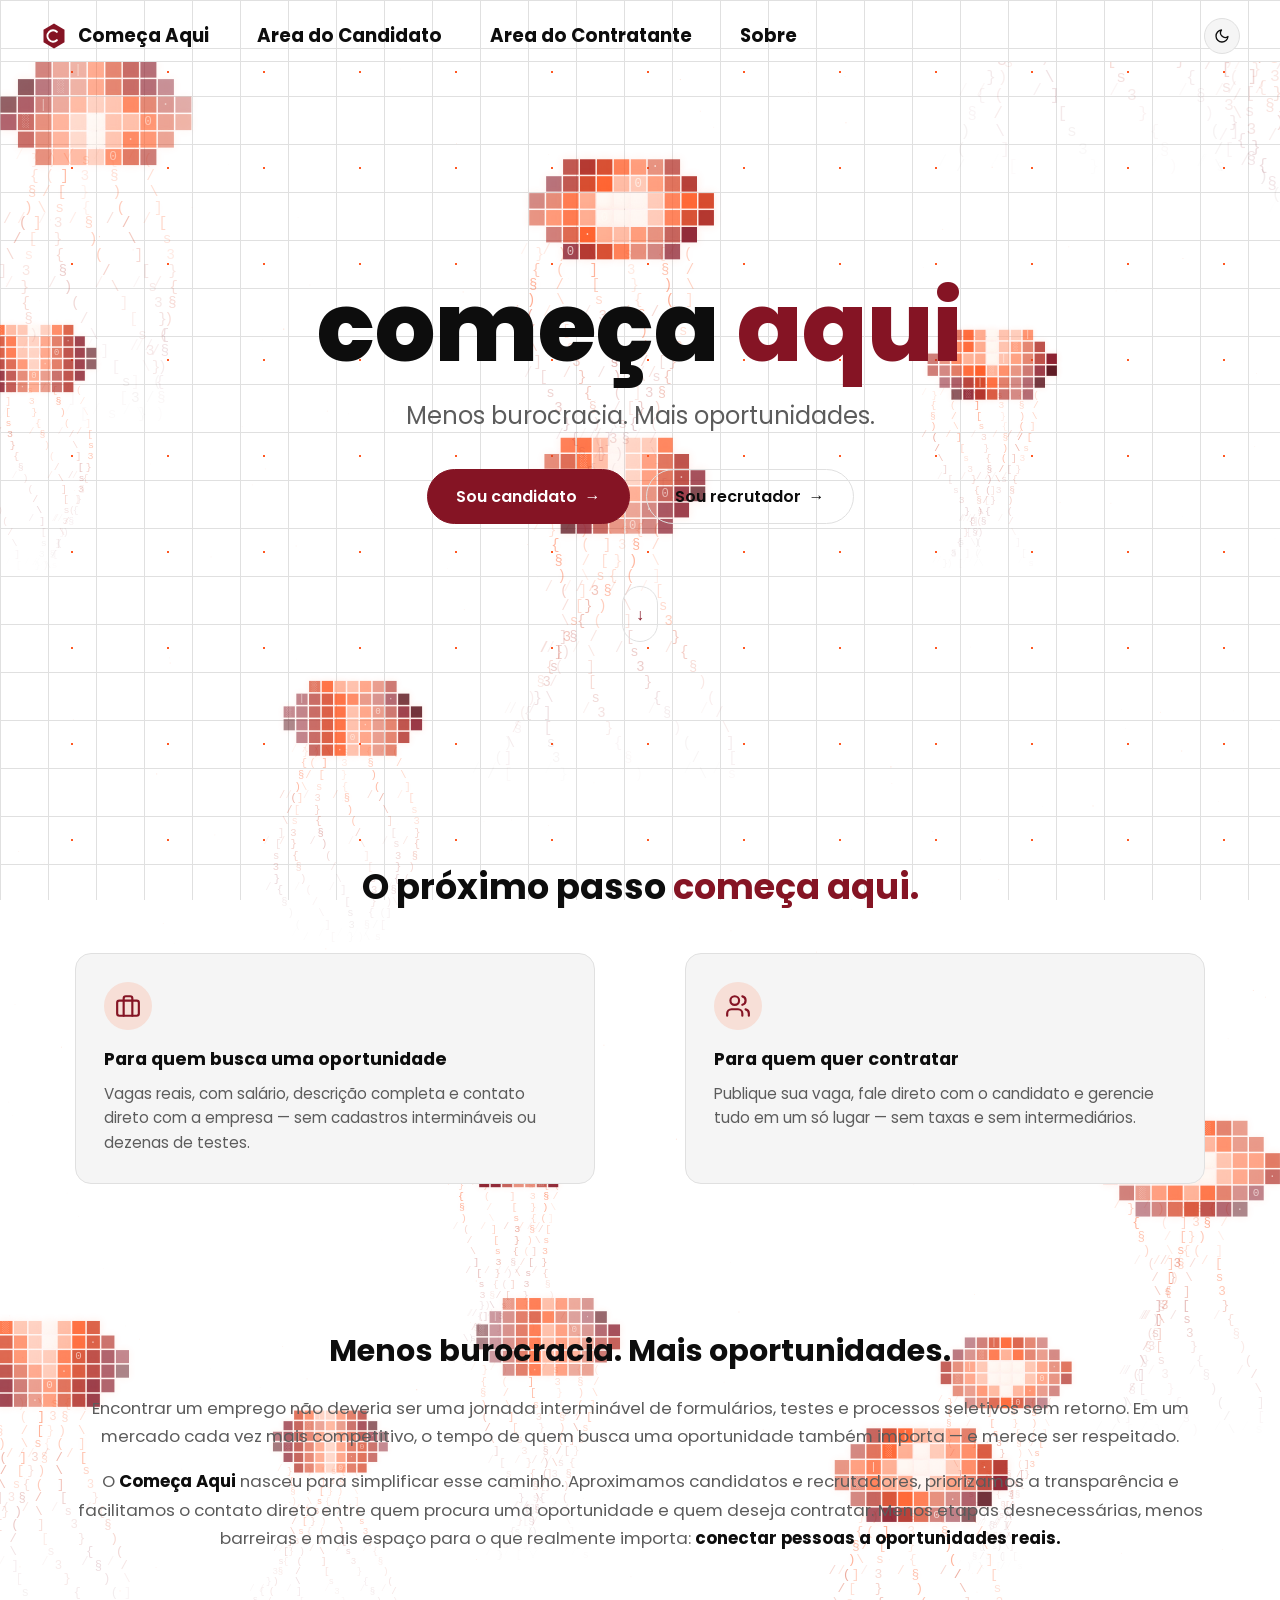
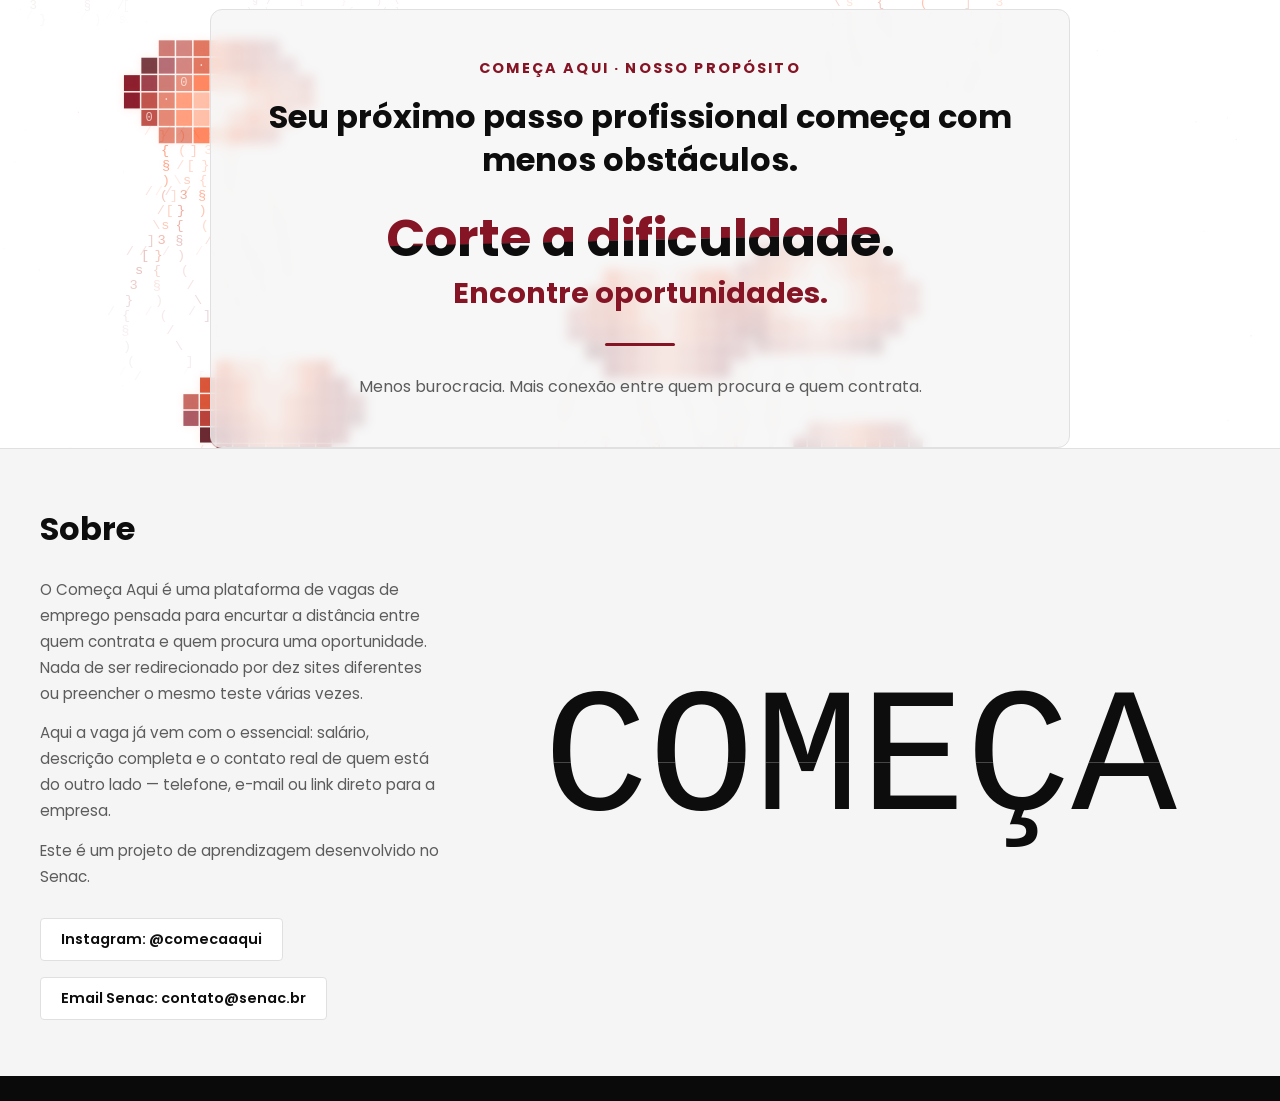
<file: index.html>
<!DOCTYPE html>
<html lang="pt-br">
  <head>
    <meta charset="UTF-8" />
    <meta name="viewport" content="width=device-width, initial-scale=1.0" />
    <meta http-equiv="refresh" content="1.5; url=View/index.html" />
    <title>Começa Aqui</title>
    <script>
      (function () {
        var tema = localStorage.getItem("tema");
        if (tema === "dark") {
          document.documentElement.setAttribute("data-theme", "dark");
        }
      })();
    </script>
    <link rel="preconnect" href="https://fonts.googleapis.com" />
    <link rel="preconnect" href="https://fonts.gstatic.com" crossorigin />
    <link
      href="https://fonts.googleapis.com/css2?family=Poppins:wght@400;700;800&display=swap"
      rel="stylesheet" />
    <link rel="stylesheet" href="View/style.css" />
    <style>
      body {
        min-height: 100vh;
        display: flex;
        align-items: center;
        justify-content: center;
        text-align: center;
        padding: 24px;
      }

      .splash-conteudo {
        display: flex;
        flex-direction: column;
        align-items: center;
      }

      .splash-logo-icone {
        color: var(--cor-principal);
        margin-bottom: 24px;
      }
    </style>
    <script>
      setTimeout(function () {
        window.location.replace("View/index.html");
      }, 1500);
    </script>
  </head>
  <body class="pagina-inicial">
    <div class="splash-conteudo">
      <svg class="splash-logo-icone" viewBox="0 0 40 40" width="56" height="56" aria-hidden="true">
        <path d="M20 2 L35 11 L35 29 L20 38 L5 29 L5 11 Z" fill="currentColor" />
        <path d="M24 14a8 8 0 1 0 0 12" stroke="var(--home-bg)" stroke-width="3" fill="none" stroke-linecap="round" />
      </svg>
      <h1 class="hero-titulo">começa <span class="hero-titulo-destaque">aqui</span></h1>
    </div>
  </body>
</html>
</file>
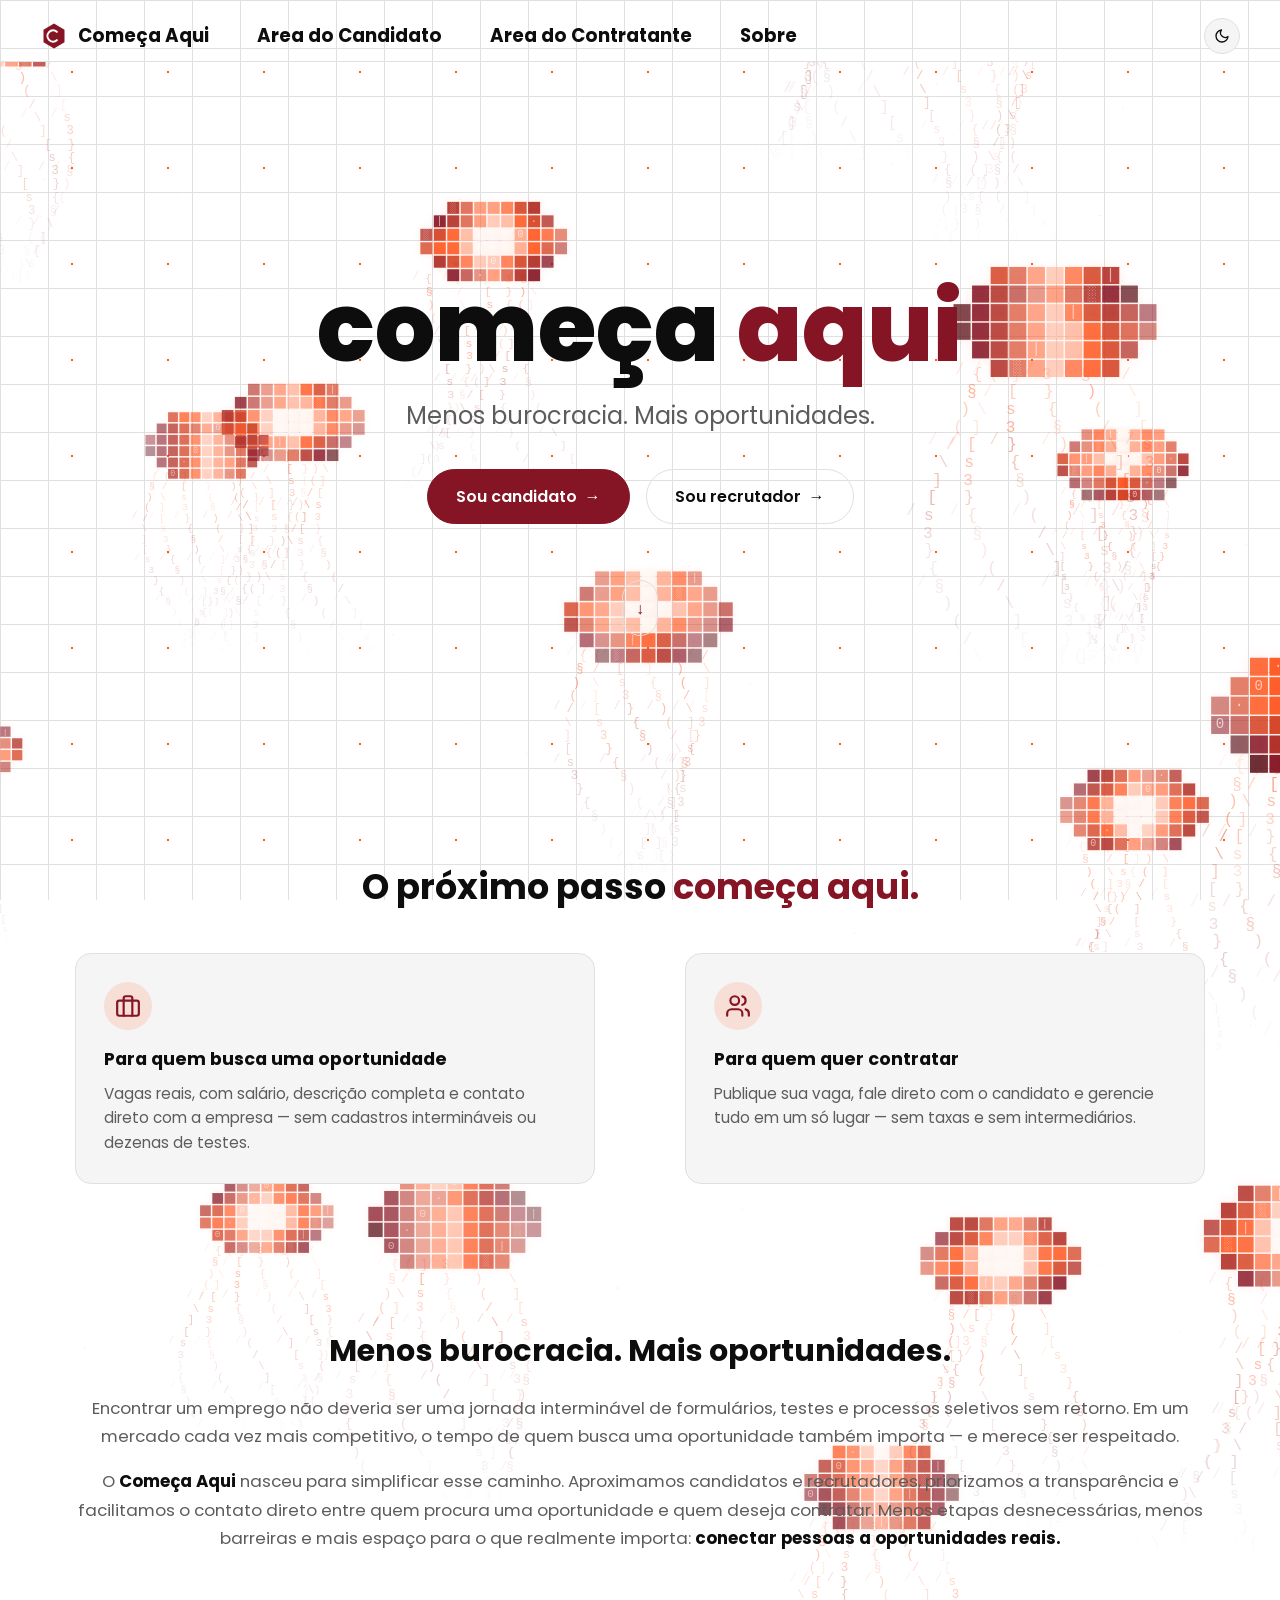
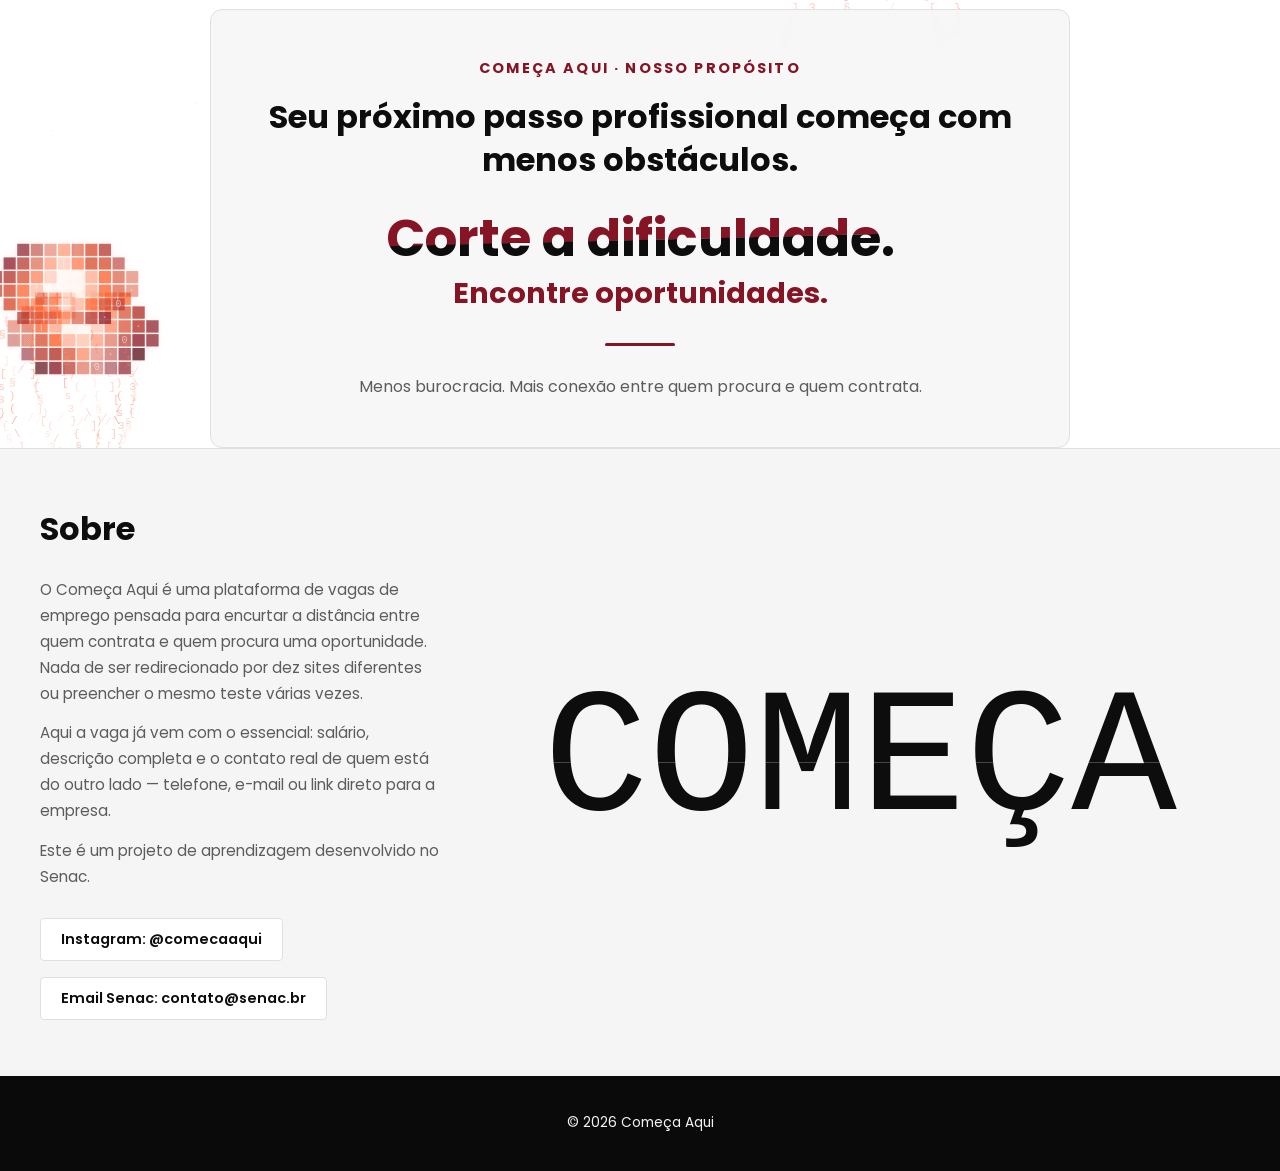
<file: View/index.html>
<!DOCTYPE html>
<html lang="pt-br">
  <head>
    <meta charset="UTF-8" />
    <meta name="viewport" content="width=device-width, initial-scale=1.0" />
    <title>Começa Aqui</title>
    <script>
      (function () {
        var tema = localStorage.getItem("tema");
        if (tema === "dark") {
          document.documentElement.setAttribute("data-theme", "dark");
        }
      })();
    </script>
    <link rel="preconnect" href="https://fonts.googleapis.com" />
    <link rel="preconnect" href="https://fonts.gstatic.com" crossorigin />
    <link
      href="https://fonts.googleapis.com/css2?family=Caveat:wght@600;700&family=Euphoria+Script&family=Playfair+Display:ital@1&family=Poppins:wght@400;500;600;700;800&display=swap"
      rel="stylesheet" />
    <link rel="stylesheet" href="style.css" />
  </head>
  <body class="pagina-inicial">
    <header class="navbar">
      <div class="navbar-esquerda">
        <a href="index.html" class="logo">
          <svg class="logo-icone" viewBox="0 0 40 40" width="28" height="28" aria-hidden="true">
            <path d="M20 2 L35 11 L35 29 L20 38 L5 29 L5 11 Z" fill="currentColor" />
            <path d="M24 14a8 8 0 1 0 0 12" stroke="var(--home-bg)" stroke-width="3" fill="none" stroke-linecap="round" />
          </svg>
          Começa Aqui
        </a>
        <nav class="nav-links">
          <a href="vagas.html">Area do Candidato</a>
          <a href="contratante-login.html">Area do Contratante</a>
          <a href="#sobre" class="nav-sobre">Sobre</a>
        </nav>
      </div>
      <div class="navbar-direita">
        <button type="button" id="tema-toggle" class="tema-toggle" aria-label="Alternar tema claro/escuro"></button>
        <button type="button" id="menu-toggle" class="menu-toggle" aria-label="Abrir menu" aria-expanded="false">
          <svg class="icone-menu-abrir" viewBox="0 0 24 24" width="20" height="20" fill="none" stroke="currentColor" stroke-width="2" stroke-linecap="round" aria-hidden="true">
            <line x1="3" y1="6" x2="21" y2="6"></line>
            <line x1="3" y1="12" x2="21" y2="12"></line>
            <line x1="3" y1="18" x2="21" y2="18"></line>
          </svg>
          <svg class="icone-menu-fechar" viewBox="0 0 24 24" width="20" height="20" fill="none" stroke="currentColor" stroke-width="2" stroke-linecap="round" aria-hidden="true">
            <line x1="18" y1="6" x2="6" y2="18"></line>
            <line x1="6" y1="6" x2="18" y2="18"></line>
          </svg>
        </button>
      </div>
    </header>

    <main>
      <div class="zona-agua-viva">
        <canvas id="agua-viva" class="agua-viva" aria-hidden="true"></canvas>

        <section class="hero">
        <div class="hero-conteudo">
          <h1 class="hero-titulo">começa <span class="hero-titulo-destaque">aqui</span></h1>
          <p class="hero-subtitulo">Menos burocracia. Mais oportunidades.</p>

          <div class="hero-botoes">
            <a href="vagas.html" class="btn-pill btn-pill-cheio">
              Sou candidato <span class="seta" aria-hidden="true">→</span>
            </a>
            <a href="contratante-login.html" class="btn-pill btn-pill-contorno">
              Sou recrutador <span class="seta" aria-hidden="true">→</span>
            </a>
          </div>
        </div>

        <a href="#proximo-passo" class="scroll-indicador" aria-label="Rolar para baixo">
          <span aria-hidden="true">↓</span>
        </a>
      </section>

      <section id="proximo-passo" class="proximo-passo">
        <h2 class="proximo-passo-titulo">
          O próximo passo <span class="texto-destaque">começa aqui.</span>
        </h2>

        <div class="proximo-passo-grid">
          <a href="vagas.html" class="proximo-passo-card">
            <div class="card-icone">
              <svg viewBox="0 0 24 24" width="26" height="26" fill="none" stroke="currentColor" stroke-width="2" stroke-linecap="round" stroke-linejoin="round" aria-hidden="true">
                <rect x="2" y="7" width="20" height="14" rx="2"></rect>
                <path d="M16 21V5a2 2 0 0 0-2-2h-4a2 2 0 0 0-2 2v16"></path>
              </svg>
            </div>
            <h3>Para quem busca uma oportunidade</h3>
            <p>
              Vagas reais, com salário, descrição completa e contato direto com
              a empresa — sem cadastros intermináveis ou dezenas de testes.
            </p>
          </a>

          <a href="contratante-login.html" class="proximo-passo-card">
            <div class="card-icone">
              <svg viewBox="0 0 24 24" width="26" height="26" fill="none" stroke="currentColor" stroke-width="2" stroke-linecap="round" stroke-linejoin="round" aria-hidden="true">
                <path d="M16 21v-2a4 4 0 0 0-4-4H6a4 4 0 0 0-4 4v2"></path>
                <circle cx="9" cy="7" r="4"></circle>
                <path d="M22 21v-2a4 4 0 0 0-3-3.87"></path>
                <path d="M16 3.13a4 4 0 0 1 0 7.75"></path>
              </svg>
            </div>
            <h3>Para quem quer contratar</h3>
            <p>
              Publique sua vaga, fale direto com o candidato e gerencie tudo em
              um só lugar — sem taxas e sem intermediários.
            </p>
          </a>
        </div>
      </section>

      <section class="hero-destaque">
        <div class="hero-texto-institucional">
          <h3 class="texto-institucional-titulo">Menos burocracia. Mais oportunidades.</h3>
          <p class="texto-institucional-paragrafo">
            Encontrar um emprego não deveria ser uma jornada interminável de
            formulários, testes e processos seletivos sem retorno. Em um
            mercado cada vez mais competitivo, o tempo de quem busca uma
            oportunidade também importa — e merece ser respeitado.
          </p>
          <p class="texto-institucional-paragrafo">
            O <strong>Começa Aqui</strong> nasceu para simplificar esse
            caminho. Aproximamos candidatos e recrutadores, priorizamos a
            transparência e facilitamos o contato direto entre quem procura
            uma oportunidade e quem deseja contratar. Menos etapas
            desnecessárias, menos barreiras e mais espaço para o que
            realmente importa:
            <strong>conectar pessoas a oportunidades reais.</strong>
          </p>
        </div>

        <div class="hero-institucional">
          <p class="institucional-eyebrow">Começa Aqui &middot; Nosso Propósito</p>
          <h3 class="institucional-titulo">
            Seu próximo passo profissional começa com menos obstáculos.
          </h3>
          <p class="institucional-corte">
            <span class="corte-link" tabindex="0">
              <span class="corte-link-cima" aria-hidden="true">Corte a dificuldade.</span>
              <span class="corte-link-baixo">Corte a dificuldade.</span>
            </span>
          </p>
          <p class="institucional-encontre">Encontre oportunidades.</p>
          <div class="institucional-divisor"></div>
          <p class="institucional-fechamento">
            Menos burocracia. Mais conexão entre quem procura e quem contrata.
          </p>
        </div>
        </section>
      </div>

      <section id="sobre" class="sobre">
        <div class="sobre-conteudo">
          <h2 class="sobre-title">Sobre</h2>
          <div class="sobre-text">
            <p>
              O Começa Aqui é uma plataforma de vagas de emprego pensada para
              encurtar a distância entre quem contrata e quem procura uma
              oportunidade. Nada de ser redirecionado por dez sites diferentes ou
              preencher o mesmo teste várias vezes.
            </p>
            <p>
              Aqui a vaga já vem com o essencial: salário, descrição completa e o
              contato real de quem está do outro lado — telefone, e-mail ou link
              direto para a empresa.
            </p>
            <p>
              Este é um projeto de aprendizagem desenvolvido no Senac.
            </p>
          </div>

          <div class="sobre-contato">
            <span class="sobre-contato-item">Instagram: @comecaaqui</span>
            <span class="sobre-contato-item">Email Senac: contato@senac.br</span>
          </div>
        </div>

        <div class="sobre-assinatura">
          <span class="assinatura-texto">
            Começa
            <span class="assinatura-metade-cima" aria-hidden="true">Começa</span>
            <span class="assinatura-metade-baixo" aria-hidden="true">Começa</span>
            <span class="assinatura-faixa" aria-hidden="true">Aqui e Agora</span>
          </span>
        </div>
      </section>
    </main>

    <footer class="footer">
      <p>&copy; 2026 Começa Aqui</p>
    </footer>

    <script src="../Controller/controller.js"></script>
  </body>
</html>
</file>
<file: View/style.css>
:root {
  --gold: #851424;
  --gold-dark: #5e0e19;
  --bg-light: #ffffff;
  --bg-dark: #0a0a0a;
  --text-dark: #0d0d0d;
  --text-light: #f5f4f1;
  --text-muted: #5c5c5c;
  --border-light: #e0e0e0;
  --box-bg: #f5f5f5;
  --card-bg: #ffffff;
  --text-on-gold: #ffffff;
  --cor-sucesso: #2e7d32;
  --cor-erro: #b23a3a;
  --cor-erro-borda: #e3c2c2;

  --cor-principal: #851424;
  --cor-principal-escura: #5e0e19;
  --cor-destaque: #ff5822;
  --cor-destaque-translucido: rgba(255, 88, 34, 0.145);

  --font-script: "Euphoria Script", cursive;
  --font-hand: "Caveat", cursive;
  --font-serif: "Playfair Display", serif;
  --font-sans: "Poppins", sans-serif;
}

:root[data-theme="dark"] {
  --bg-light: #0a0a0a;
  --card-bg: #141414;
  --box-bg: #1c1c1c;
  --border-light: #262626;
  --text-dark: #f5f5f5;
  --text-muted: #a3a3a3;
  --cor-sucesso: #7fd188;
  --cor-erro: #e68a8a;
  --cor-erro-borda: #5c3a3a;
}

* {
  box-sizing: border-box;
}

::-webkit-scrollbar {
  width: 3px;
  height: 3px;
  margin-left: 2px;
}

::-webkit-scrollbar-track {
  background-color: var(--bg-light);
}

::-webkit-scrollbar-thumb {
  background-color: var(--gold);
  border-radius: 8px;
}

::-webkit-scrollbar-thumb:hover {
  background-color: var(--gold-dark);
}

body {
  margin: 0;
  background-color: var(--bg-light);
  color: var(--text-dark);
  font-family: var(--font-sans);
  transition: background-color 0.2s ease, color 0.2s ease;
}

.pagina-inicial {
  --s: 14px;
  --hex-linha: var(--card-bg);
  --hex-fundo: var(--bg-light);

  --c: #0000, var(--hex-linha) 0.5deg 119.5deg, #0000 120deg;
  --g1: conic-gradient(from 60deg at 56.25% calc(425% / 6), var(--c));
  --g2: conic-gradient(from 180deg at 43.75% calc(425% / 6), var(--c));
  --g3: conic-gradient(from -60deg at 50% calc(175% / 12), var(--c));
  background: var(--g1), var(--g1) var(--s) calc(1.73 * var(--s)), var(--g2),
    var(--g2) var(--s) calc(1.73 * var(--s)), var(--g3) var(--s) 0,
    var(--g3) 0 calc(1.73 * var(--s)) var(--hex-fundo);
  background-size: calc(2 * var(--s)) calc(3.46 * var(--s));
}

a {
  text-decoration: none;
  color: inherit;
}

ul {
  margin: 0;
  padding: 0;
  list-style: none;
}

/* Navbar */

.navbar {
  position: relative;
  background-color: var(--card-bg);
  display: flex;
  align-items: center;
  justify-content: space-between;
  padding: 10px 40px;
  padding-bottom: 0px;
  border-bottom: 3px solid var(--bg-dark);
}

.navbar-esquerda {
  display: flex;
  align-items: center;
  gap: 48px;
}

.navbar-esquerda .logo {
  font-family: var(--font-script);
  font-size: 2.1rem;
  font-weight: 700;
  color: var(--text-dark);
}

.nav-links {
  display: flex;
  gap: 48px;
}

.nav-links a {
  font-size: 1.25rem;
  font-weight: 700;
  color: var(--text-dark);
  padding-top: 10px;
  padding-bottom: 10px;
  border-top: 2px solid transparent;
  border-bottom: 2px solid transparent;
  transition: border-color 0.2s ease;
}

.nav-links a:hover,
.nav-links a.active {
  border-bottom-color: var(--gold);
}

.nav-sobre {
  font-size: 1.25rem;
  font-weight: 700;
}

.navbar-direita {
  display: flex;
  align-items: center;
  gap: 20px;
}

.tema-toggle {
  display: inline-flex;
  align-items: center;
  justify-content: center;
  width: 36px;
  height: 36px;
  border-radius: 50%;
  border: 1px solid var(--border-light);
  background-color: var(--box-bg);
  color: var(--text-dark);
  font-size: 1.1rem;
  line-height: 1;
  cursor: pointer;
  transition: border-color 0.2s ease, background-color 0.2s ease;
}

.tema-toggle:hover {
  border-color: var(--gold);
}

.menu-toggle {
  display: none;
  align-items: center;
  justify-content: center;
  width: 36px;
  height: 36px;
  border-radius: 50%;
  border: 1px solid var(--border-light);
  background-color: var(--box-bg);
  color: var(--text-dark);
  cursor: pointer;
  transition: border-color 0.2s ease, background-color 0.2s ease;
}

.menu-toggle:hover {
  border-color: var(--gold);
}

.icone-menu-fechar {
  display: none;
}

.menu-toggle[aria-expanded="true"] .icone-menu-abrir {
  display: none;
}

.menu-toggle[aria-expanded="true"] .icone-menu-fechar {
  display: block;
}

/* Redesign da home: paleta e componentes novos, isolados em .pagina-inicial
   para não afetar o restante do site enquanto o redesign não chega lá */

.pagina-inicial {
  --cor-principal: #851424;
  --cor-principal-escura: #5e0e19;
  --cor-destaque: #ff5822;
  --cor-destaque-translucido: rgba(255, 88, 34, 0.145);
  --home-bg: #ffffff;
  --home-superficie: #f5f5f5;
  --home-texto: #0d0d0d;
  --home-texto-muted: #5c5c5c;
  --home-borda: #e0e0e0;
}

:root[data-theme="dark"] .pagina-inicial {
  --home-bg: #0a0a0a;
  --home-superficie: #141414;
  --home-texto: #f5f5f5;
  --home-texto-muted: #a3a3a3;
  --home-borda: #262626;
}

.pagina-inicial {
  background: var(--home-bg);
  background-image:
    linear-gradient(var(--home-borda) 1px, transparent 1px),
    linear-gradient(90deg, var(--home-borda) 1px, transparent 1px),
    radial-gradient(var(--cor-destaque) 1.5px, transparent 1.5px);
  background-size: 48px 48px, 48px 48px, 96px 96px;
  background-position: 0 0, 0 0, 24px 24px;
  background-attachment: fixed;
}

.pagina-inicial .navbar {
  background-color: transparent;
  border-bottom: 1px solid var(--home-borda);
}

.pagina-inicial .navbar-esquerda .logo {
  display: inline-flex;
  align-items: center;
  gap: 10px;
  font-family: var(--font-sans);
  font-size: 1.15rem;
  font-weight: 700;
  color: var(--home-texto);
}

.pagina-inicial .logo-icone {
  color: var(--cor-principal);
  flex-shrink: 0;
}

.pagina-inicial .nav-links a,
.pagina-inicial .nav-sobre {
  color: var(--home-texto);
  font-size: 1.15rem;
}

.pagina-inicial .nav-links a:hover,
.pagina-inicial .nav-links a.active {
  border-bottom-color: var(--cor-principal);
}

.pagina-inicial .tema-toggle {
  color: var(--home-texto);
  border-color: var(--home-borda);
  background-color: var(--home-superficie);
}

.pagina-inicial .tema-toggle:hover {
  border-color: var(--cor-principal);
}

.pagina-inicial .menu-toggle {
  color: var(--home-texto);
  border-color: var(--home-borda);
  background-color: var(--home-superficie);
}

.pagina-inicial .menu-toggle:hover {
  border-color: var(--cor-principal);
}

/* Hero (home) */

.zona-agua-viva {
  position: relative;
  overflow: hidden;
}

.hero {
  position: relative;
  min-height: 86vh;
  display: flex;
  flex-direction: column;
  align-items: center;
  justify-content: center;
  text-align: center;
  padding: 72px 24px 56px;
}

.agua-viva {
  position: absolute;
  inset: 0;
  width: 100%;
  height: 100%;
  z-index: 0;
  pointer-events: none;
}

.hero-conteudo {
  position: relative;
  z-index: 1;
}

.hero-titulo {
  margin: 0;
  font-family: var(--font-sans);
  font-size: clamp(2.6rem, 8vw, 6rem);
  font-weight: 800;
  line-height: 1.05;
  color: var(--home-texto);
  text-transform: lowercase;
}

.hero-titulo-destaque {
  color: var(--cor-principal);
}

.hero-subtitulo {
  margin: 20px 0 0;
  font-size: clamp(1.1rem, 2.2vw, 1.5rem);
  color: var(--home-texto-muted);
}

.hero-botoes {
  margin-top: 36px;
  display: flex;
  flex-wrap: wrap;
  gap: 16px;
  justify-content: center;
}

.btn-pill {
  display: inline-flex;
  align-items: center;
  gap: 8px;
  padding: 14px 28px;
  border-radius: 999px;
  font-weight: 600;
  font-size: 1rem;
  transition: transform 0.15s ease, background-color 0.2s ease, color 0.2s ease;
}

.btn-pill .seta {
  transition: transform 0.15s ease;
}

.btn-pill:hover {
  transform: translateY(-2px);
}

.btn-pill:hover .seta {
  transform: translateX(3px);
}

.btn-pill-cheio {
  background-color: var(--cor-principal);
  color: #ffffff;
  border: 1px solid var(--cor-principal);
}

.btn-pill-cheio:hover {
  background-color: var(--cor-principal-escura);
}

.btn-pill-contorno {
  background-color: transparent;
  color: var(--home-texto);
  border: 1px solid var(--home-borda);
}

.btn-pill-contorno:hover {
  border-color: var(--cor-principal);
  color: var(--cor-principal);
}

.scroll-indicador {
  position: relative;
  z-index: 1;
  margin-top: 56px;
  display: inline-flex;
  align-items: center;
  justify-content: center;
  width: 36px;
  height: 56px;
  border-radius: 999px;
  border: 1px solid var(--home-borda);
  color: var(--cor-principal);
  animation: scroll-indicador-flutua 2s ease-in-out infinite;
}

@keyframes scroll-indicador-flutua {
  0%, 100% { transform: translateY(0); }
  50% { transform: translateY(6px); }
}

/* Próximo passo */

.proximo-passo {
  position: relative;
  z-index: 1;
  padding: 24px 24px 80px;
  text-align: center;
}

.proximo-passo-titulo {
  margin: 0 0 40px;
  font-size: clamp(1.6rem, 3vw, 2.2rem);
  font-weight: 700;
  color: var(--home-texto);
}

.texto-destaque {
  color: var(--cor-principal);
}

.proximo-passo-grid {
  display: flex;
  flex-wrap: wrap;
  justify-content: space-evenly;
  gap: 40px;
  max-width: 1700px;
  margin: 0 auto;
}

.proximo-passo-card {
  display: block;
  flex: 1 1 320px;
  max-width: 520px;
  text-align: left;
  padding: 28px;
  background-color: var(--home-superficie);
  border: 1px solid var(--home-borda);
  border-radius: 16px;
  transition: border-color 0.2s ease, transform 0.15s ease;
}

.proximo-passo-card:hover {
  border-color: var(--cor-destaque);
  transform: translateY(-2px);
}

.card-icone {
  display: inline-flex;
  align-items: center;
  justify-content: center;
  width: 48px;
  height: 48px;
  border-radius: 50%;
  margin-bottom: 16px;
  background-color: var(--cor-destaque-translucido);
  color: var(--cor-principal);
  transition: color 0.2s ease;
}

.proximo-passo-card:hover .card-icone {
  color: var(--cor-destaque);
}

.proximo-passo-card h3 {
  margin: 0 0 10px;
  font-size: 1.1rem;
  color: var(--home-texto);
}

.proximo-passo-card p {
  margin: 0;
  font-size: 0.95rem;
  line-height: 1.6;
  color: var(--home-texto-muted);
}

.hero-destaque {
  position: relative;
  z-index: 1;
  display: flex;
  flex-direction: column;
  align-items: center;
  gap: 40px;
  width: 92%;
  max-width: 1700px;
  margin: 64px auto 0;
}

.hero-texto-institucional {
  width: 100%;
  max-width: 1350px;
  text-align: center;
}

.texto-institucional-titulo {
  font-size: 1.9rem;
  font-weight: 700;
  color: var(--home-texto);
  margin: 0 0 20px;
}

.texto-institucional-paragrafo {
  color: var(--home-texto-muted);
  font-size: 1.05rem;
  line-height: 1.7;
  margin: 0 0 16px;
}

.texto-institucional-paragrafo strong {
  color: var(--home-texto);
  font-weight: 700;
}

.hero-institucional {
  width: 100%;
  max-width: 860px;
  padding: 48px 40px;
  background-color: color-mix(in srgb, var(--home-superficie) 80%, transparent);
  backdrop-filter: blur(6px);
  border: 1px solid var(--home-borda);
  border-radius: 12px;
  text-align: center;
}

.institucional-eyebrow {
  margin: 0 0 16px;
  color: var(--cor-principal);
  font-size: 0.9rem;
  font-weight: 700;
  letter-spacing: 0.15em;
  text-transform: uppercase;
}

.institucional-titulo {
  font-size: 2rem;
  font-weight: 700;
  color: var(--home-texto);
  margin: 0 0 32px;
  line-height: 1.35;
}

.institucional-corte {
  margin: 0;
}

.institucional-encontre {
  margin: 8px 0 0;
  font-size: 1.8rem;
  font-weight: 700;
  color: var(--cor-principal);
}

.institucional-divisor {
  width: 70px;
  height: 3px;
  margin: 28px auto;
  background-color: var(--cor-principal);
  border-radius: 2px;
}

.institucional-fechamento {
  margin: 0;
  font-size: 1rem;
  font-weight: 400;
  color: var(--home-texto-muted);
}

.corte-link {
  position: relative;
  display: inline-block;
  line-height: 1em;
  font-size: 3.2rem;
  font-weight: 700;
}

.corte-link-cima,
.corte-link-baixo {
  display: inline-block;
}

.corte-link-cima {
  position: absolute;
  top: 0;
  left: 0;
  color: var(--cor-principal);
  clip-path: polygon(0% 66%, 0% 0%, 100% 0%, 100% 40%);
  transition: transform 0.6s cubic-bezier(0.16, 1, 0.3, 1) 0.1s, color 0.5s ease;
}

.corte-link-cima::after {
  content: "";
  position: absolute;
  top: 36%;
  left: 0;
  width: 100%;
  height: 8%;
  background: var(--cor-destaque);
  transform: rotateZ(-2.2deg) scaleX(0%);
  transform-origin: right top;
  transition: transform 0.2s ease;
}

.corte-link-baixo {
  position: relative;
  clip-path: polygon(0% 65%, 100% 40%, 100% 110%, 0% 110%);
  color: var(--home-texto);
  transition: color 0.5s ease;
}

.corte-link-baixo::after {
  content: "";
  position: absolute;
  top: 40%;
  left: 0;
  width: 100%;
  height: 8%;
  background: var(--cor-destaque);
  transform: rotateZ(-2deg) scaleX(0%);
  transform-origin: right top;
  transition: transform 0.2s ease;
}

.corte-link:hover .corte-link-cima,
.corte-link:focus-visible .corte-link-cima {
  color: var(--cor-destaque);
  transform: translateY(-0.4em) rotateZ(-3deg);
  transition: transform 0.5s cubic-bezier(0.12, 0.8, 0.57, 1) 0.2s, color 0.5s ease;
}

.corte-link:hover .corte-link-cima::after,
.corte-link:focus-visible .corte-link-cima::after {
  top: 62%;
  transform-origin: left top;
  transform: rotateZ(-2.2deg) scaleX(100%);
}

.corte-link:hover .corte-link-baixo::after,
.corte-link:focus-visible .corte-link-baixo::after {
  top: 65%;
  transform-origin: left top;
  transform: rotateZ(-2.1deg) scaleX(100%);
}

@media (prefers-reduced-motion: reduce) {
  .corte-link-cima,
  .corte-link-baixo,
  .corte-link-cima::after,
  .corte-link-baixo::after {
    transition: none;
  }
}

/* Sobre */

.sobre {
  position: relative;
  z-index: 1;
  background-color: var(--home-superficie);
  color: var(--home-texto);
  border-top: 1px solid var(--home-borda);
  padding: 56px 40px;
  display: flex;
  align-items: center;
  justify-content: space-between;
  flex-wrap: wrap;
  gap: 40px;
}

.sobre-conteudo {
  flex: 1;
  min-width: 280px;
  max-width: 820px;
}

.sobre-title {
  font-family: var(--font-sans);
  font-size: 2rem;
  font-weight: 700;
  margin: 0 0 24px;
}

.sobre-assinatura {
  position: relative;
  width: 760px;
  height: 300px;
  flex-shrink: 0;
}

.assinatura-texto {
  position: absolute;
  top: 50%;
  left: 50%;
  transform: translate(-50%, -50%);
  margin: 0;
  font-family: Consolas, "SFMono-Regular", "Courier New", monospace;
  font-size: 11rem;
  color: transparent;
  text-transform: uppercase;
  white-space: nowrap;
  cursor: pointer;
}

.assinatura-metade-cima,
.assinatura-metade-baixo {
  position: absolute;
  top: 0;
  left: 0;
  color: var(--home-texto);
  transition: 0.5s;
  overflow: hidden;
  white-space: nowrap;
}

.assinatura-metade-cima {
  clip-path: polygon(0 0, 100% 0, 100% 50%, 0 50%);
}

.assinatura-metade-baixo {
  clip-path: polygon(0 50%, 100% 50%, 100% 100%, 0 100%);
}

.sobre-assinatura:hover .assinatura-metade-cima {
  transform: translateY(-0.45em);
}

.sobre-assinatura:hover .assinatura-metade-baixo {
  transform: translateY(0.45em);
}

.assinatura-faixa {
  position: absolute;
  top: 50%;
  left: 0;
  transform: translateY(-50%) scaleY(0);
  width: 91%;
  color: #ffffff;
  background-color: var(--cor-principal);
  font-size: 1.6rem;
  font-weight: 600;
  letter-spacing: 0.2em;
  text-align: center;
  white-space: nowrap;
  padding: 18px 0 18px 20px;
  margin-left: 5px;
  transition: 0.5s;
}

.sobre-assinatura:hover .assinatura-faixa {
  transform: translateY(-50%) scaleY(1);
}

.sobre-text {
  display: flex;
  flex-direction: column;
  gap: 14px;
}

.sobre-text p {
  margin: 0;
  line-height: 1.7;
  color: var(--home-texto-muted);
  font-size: 0.95rem;
}

.sobre-contato {
  display: flex;
  flex-wrap: wrap;
  gap: 16px;
  margin-top: 28px;
}

.sobre-contato-item {
  background-color: var(--home-bg);
  color: var(--home-texto);
  border: 1px solid var(--home-borda);
  padding: 10px 20px;
  border-radius: 4px;
  font-weight: 600;
  font-size: 0.9rem;
  cursor: pointer;
  transition: border-color 0.2s ease, color 0.2s ease;
}

.sobre-contato-item:hover {
  border-color: var(--cor-destaque);
  color: var(--cor-destaque);
}

/* Footer */

.footer {
  background-color: var(--bg-dark);
  color: var(--text-light);
  text-align: center;
  padding: 24px;
  font-size: 0.85rem;
}

/* Vagas layout (área do candidato) */

.vagas-layout {
  display: grid;
  grid-template-columns: 360px 1fr 260px;
  grid-template-areas:
    "list detail dados"
    "list contato contato";
  gap: 24px;
  padding: 32px 40px;
  align-items: start;
}

.vagas-sidebar {
  grid-area: list;
  display: flex;
  flex-direction: column;
  gap: 16px;
  max-height: 80vh;
  min-width: 0;
}

.vagas-busca {
  display: flex;
  flex-direction: column;
  gap: 10px;
  flex-shrink: 0;
}

.busca-row {
  display: flex;
  gap: 8px;
}

.busca-input,
.filtro-select {
  padding: 10px 14px;
  border-radius: 6px;
  border: 1px solid var(--border-light);
  background-color: var(--card-bg);
  color: var(--text-dark);
  font-family: var(--font-sans);
  font-size: 0.9rem;
  width: 100%;
}

.busca-input {
  flex: 1;
  min-width: 0;
}

.busca-input:focus,
.filtro-select:focus {
  outline: none;
  border-color: var(--gold);
}

.btn-filtros-toggle {
  flex-shrink: 0;
  display: flex;
  align-items: center;
  gap: 4px;
  padding: 10px 14px;
  border-radius: 6px;
  border: 1px solid var(--border-light);
  background-color: var(--card-bg);
  color: var(--text-dark);
  font-family: var(--font-sans);
  font-weight: 600;
  font-size: 0.9rem;
  cursor: pointer;
  transition: border-color 0.2s ease;
}

.btn-filtros-toggle:hover {
  border-color: var(--gold);
}

.btn-filtros-toggle[aria-expanded="true"] {
  border-color: var(--gold);
  background-color: var(--box-bg);
}

.icone-chevron {
  display: inline-block;
  transition: transform 0.2s ease;
}

.btn-filtros-toggle[aria-expanded="true"] .icone-chevron {
  transform: rotate(180deg);
}

.painel-filtros {
  display: flex;
  flex-direction: column;
  gap: 10px;
  padding: 14px;
  border: 1px solid var(--border-light);
  border-radius: 8px;
  background-color: var(--bg-light);
}

.painel-filtros[hidden] {
  display: none;
}

.filtro-checkbox {
  display: flex;
  align-items: center;
  gap: 8px;
  color: var(--text-dark);
  font-family: var(--font-sans);
  font-size: 0.9rem;
  font-weight: 600;
  cursor: pointer;
}

.filtro-checkbox input {
  accent-color: var(--gold);
  width: 16px;
  height: 16px;
  cursor: pointer;
}

.filtros-grid {
  display: grid;
  grid-template-columns: 1fr 1fr;
  gap: 10px;
}

.filtros-grid .filtro-select {
  min-width: 0;
}

.btn-limpar-filtros {
  align-self: flex-start;
  background: none;
  border: none;
  padding: 0;
  color: var(--gold-dark);
  font-family: var(--font-sans);
  font-weight: 600;
  font-size: 0.85rem;
  text-decoration: underline;
  cursor: pointer;
}

.btn-limpar-filtros:hover {
  color: var(--text-dark);
}

.vagas-list {
  flex: 1;
  min-height: 0;
  min-width: 0;
  display: flex;
  flex-direction: column;
  gap: 16px;
  overflow-y: auto;
}

.vagas-sem-resultado {
  color: var(--text-muted);
  font-size: 0.9rem;
  text-align: center;
  padding: 24px 0;
}

.vaga-card {
  position: relative;
  background-color: var(--card-bg);
  border: 1px solid var(--border-light);
  border-radius: 8px;
  padding: 16px;
  cursor: pointer;
  transition: border-color 0.2s ease;
}

.vaga-card:hover {
  border-color: var(--gold);
}

.vaga-card.active {
  border: 2px solid var(--gold);
}

.vaga-card h3 {
  margin: 0 0 12px;
  padding-right: 32px;
  font-size: 1rem;
}

.btn-salvar {
  position: absolute;
  top: 12px;
  right: 12px;
  width: 26px;
  height: 26px;
  display: flex;
  align-items: center;
  justify-content: center;
  border-radius: 50%;
  border: 1px solid var(--border-light);
  background-color: var(--card-bg);
  color: var(--gold-dark);
  font-size: 1rem;
  line-height: 1;
  cursor: pointer;
  transition: background-color 0.2s ease, border-color 0.2s ease;
}

.btn-salvar:hover {
  border-color: var(--gold);
}

.btn-salvar.salvo {
  background-color: var(--gold);
  border-color: var(--gold-dark);
  color: var(--text-on-gold);
}

.vaga-card-footer {
  display: flex;
  align-items: flex-end;
  justify-content: space-between;
  gap: 12px;
}

.vaga-info {
  display: flex;
  flex-direction: column;
  gap: 2px;
}

.vaga-card .vaga-local {
  margin: 0;
  color: var(--text-muted);
  font-size: 0.85rem;
}

.vaga-card .vaga-empresa {
  margin: 0;
  color: var(--text-muted);
  font-size: 0.85rem;
}

.vaga-card .vaga-data {
  margin: 4px 0 0;
  color: var(--text-muted);
  font-size: 0.75rem;
  font-style: italic;
}

.vaga-card .vaga-salario {
  flex-shrink: 0;
  display: inline-block;
  background-color: var(--box-bg);
  padding: 4px 10px;
  border-radius: 4px;
  font-size: 0.85rem;
  font-weight: 600;
}

.vaga-detail {
  grid-area: detail;
  background-color: var(--card-bg);
  border: 1px solid var(--gold);
  border-radius: 8px;
  padding: 32px;
  max-height: 80vh;
  overflow-y: auto;
}

.vaga-detail-header {
  display: flex;
  align-items: flex-start;
  justify-content: space-between;
  gap: 24px;
  border-bottom: 2px solid var(--text-dark);
  padding-bottom: 20px;
  margin-bottom: 24px;
}

.vaga-detail-header h1 {
  margin: 0 0 10px;
  font-size: 1.6rem;
}

.vaga-detail-header .vaga-local,
.vaga-detail-header .vaga-empresa {
  margin: 0;
  color: var(--text-muted);
  font-size: 0.95rem;
}

.vaga-detail-header .vaga-salario {
  background-color: var(--box-bg);
  padding: 8px 16px;
  border-radius: 4px;
  font-weight: 600;
  white-space: nowrap;
}

.vaga-detail-actions {
  display: flex;
  flex-direction: column;
  align-items: flex-end;
  gap: 10px;
}

.btn-salvar-detail {
  display: inline-flex;
  align-items: center;
  gap: 6px;
  padding: 8px 16px;
  border-radius: 4px;
  border: 1px solid var(--gold-dark);
  background-color: transparent;
  color: var(--text-dark);
  font-family: var(--font-sans);
  font-weight: 600;
  font-size: 0.85rem;
  white-space: nowrap;
  cursor: pointer;
  transition: background-color 0.2s ease;
}

.btn-salvar-detail:hover {
  background-color: var(--box-bg);
}

.btn-salvar-detail.salvo {
  background-color: var(--gold);
  border-color: var(--gold-dark);
  color: var(--text-on-gold);
}

.descricao-title {
  font-family: var(--font-serif);
  font-style: italic;
  font-weight: 500;
  font-size: 1.6rem;
  margin: 0 0 18px;
}

.descricao-text p {
  line-height: 1.7;
  color: var(--text-dark);
  font-size: 0.95rem;
  margin: 0 0 14px;
}

.vaga-dados {
  grid-area: dados;
  display: flex;
  flex-direction: column;
  gap: 24px;
}

.dados-box {
  background-color: var(--box-bg);
  border-radius: 8px;
  padding: 20px;
}

.dados-box h3 {
  margin: 0 0 12px;
  font-size: 1.1rem;
}

.dados-box .preco {
  font-size: 1.3rem;
  font-weight: 700;
  margin: 0 0 8px;
}

.dados-box p {
  margin: 0 0 12px;
  font-size: 0.9rem;
  line-height: 1.5;
}

.habilidades-box h3 {
  margin: 0 0 12px;
  font-size: 1.05rem;
}

.habilidades-box ul {
  display: flex;
  flex-direction: column;
  gap: 8px;
}

.habilidades-box li {
  position: relative;
  padding-left: 16px;
  font-weight: 600;
  font-size: 0.9rem;
}

.habilidades-box li::before {
  content: "•";
  position: absolute;
  left: 0;
  color: var(--gold-dark);
}

/* Contato */

.contato {
  grid-area: contato;
}

.contato h2 {
  font-size: 2.4rem;
  margin: 0 0 24px;
}

.contato-card {
  display: flex;
  flex-wrap: wrap;
  gap: 16px;
  margin-bottom: 20px;
}

.contato-item {
  display: inline-flex;
  align-items: center;
  gap: 14px;
  background-color: var(--box-bg);
  padding: 12px 20px;
  border-radius: 4px;
}

.contato-item[hidden] {
  display: none;
}

.contato-texto {
  font-weight: 600;
  font-size: 0.95rem;
  color: var(--text-dark);
}

.contato-acoes {
  display: flex;
  gap: 8px;
  flex-shrink: 0;
}

.btn-contato-acao {
  display: inline-flex;
  align-items: center;
  justify-content: center;
  width: 32px;
  height: 32px;
  border-radius: 50%;
  border: 1px solid var(--border-light);
  background-color: var(--card-bg);
  font-size: 0.95rem;
  line-height: 1;
  cursor: pointer;
  text-decoration: none;
  transition: border-color 0.2s ease, background-color 0.2s ease;
}

.btn-contato-acao:hover {
  border-color: var(--gold);
}

.btn-contato-acao.copiado {
  border-color: var(--gold-dark);
  background-color: var(--gold);
}

.contato hr {
  border: none;
  border-top: 2px solid var(--text-dark);
  margin: 24px 0;
}

.link-externo-box[hidden],
.btn-salvar-detail[hidden] {
  display: none;
}

.link-externo-box {
  display: inline-block;
  background-color: var(--box-bg);
  padding: 12px 20px;
  border-radius: 4px;
  font-weight: 600;
  font-size: 0.95rem;
}

/* Área do Contratante - login/cadastro */

.login-wrap {
  position: relative;
  z-index: 1;
  min-height: 70vh;
  display: flex;
  align-items: center;
  justify-content: center;
  padding: 48px 24px;
}

.login-card {
  width: 100%;
  max-width: 420px;
  background-color: var(--card-bg);
  border: 1px solid var(--border-light);
  border-radius: 12px;
  padding: 32px;
}

.login-tabs {
  display: flex;
  gap: 24px;
  margin-bottom: 28px;
  border-bottom: 1px solid var(--border-light);
}

.login-tab {
  background: none;
  border: none;
  padding: 0 0 12px;
  font-family: var(--font-sans);
  font-weight: 600;
  font-size: 1rem;
  color: var(--text-muted);
  border-bottom: 2px solid transparent;
  cursor: pointer;
  transition: color 0.2s ease, border-color 0.2s ease;
}

.login-tab.active {
  color: var(--text-dark);
  border-color: var(--gold);
}

.form-contratante {
  display: flex;
  flex-direction: column;
  gap: 18px;
}

.form-contratante[hidden] {
  display: none;
}

.form-group {
  display: flex;
  flex-direction: column;
  gap: 6px;
}

.form-label {
  font-family: var(--font-sans);
  font-weight: 600;
  font-size: 0.85rem;
  color: var(--text-dark);
}

.form-input {
  padding: 12px 14px;
  border-radius: 6px;
  border: 1px solid var(--border-light);
  background-color: var(--card-bg);
  color: var(--text-dark);
  font-family: var(--font-sans);
  font-size: 0.95rem;
  width: 100%;
}

.form-input:focus {
  outline: none;
  border-color: var(--gold);
}

.form-textarea {
  resize: vertical;
  min-height: 90px;
}

.exemplo-descricao {
  display: flex;
  flex-direction: column;
  gap: 6px;
  background-color: var(--box-bg);
  border-left: 3px solid var(--gold);
  border-radius: 6px;
  padding: 14px 16px;
  margin-bottom: 4px;
}

.exemplo-descricao p {
  margin: 0;
  font-size: 0.85rem;
  line-height: 1.5;
  color: var(--text-dark);
}

.exemplo-descricao p.exemplo-descricao-titulo {
  font-weight: 700;
  color: var(--text-muted);
  text-transform: uppercase;
  font-size: 0.75rem;
  letter-spacing: 0.03em;
}

.habilidades-chips {
  display: flex;
  flex-direction: column;
  gap: 16px;
  max-height: 280px;
  overflow-y: auto;
  border: 1px solid var(--border-light);
  border-radius: 8px;
  padding: 16px;
  margin-bottom: 4px;
}

.habilidades-carregando,
.habilidades-sem-resultado {
  margin: 0;
  color: var(--text-muted);
  font-size: 0.9rem;
}

.habilidades-categoria-titulo {
  margin: 0 0 10px;
  color: var(--text-muted);
  font-size: 0.75rem;
  font-weight: 700;
  text-transform: uppercase;
  letter-spacing: 0.04em;
}

.habilidades-categoria-chips {
  display: flex;
  flex-wrap: wrap;
  gap: 8px;
}

.chip {
  display: inline-flex;
  align-items: center;
  gap: 8px;
  padding: 8px 16px;
  border-radius: 999px;
  border: 1px solid var(--border-light);
  background-color: var(--card-bg);
  font-family: var(--font-sans);
  font-weight: 600;
  font-size: 0.85rem;
  color: var(--text-dark);
  cursor: pointer;
  transition: background-color 0.2s ease, border-color 0.2s ease;
}

.chip input {
  accent-color: var(--gold);
  cursor: pointer;
}

.chip:hover {
  border-color: var(--gold);
}

.chip:has(input:checked) {
  background-color: var(--box-bg);
  border-color: var(--gold);
}

.chip[hidden] {
  display: none;
}

.btn-primario {
  display: inline-block;
  text-align: center;
  background-color: var(--gold);
  color: var(--text-on-gold);
  border: 1px solid var(--gold-dark);
  border-radius: 6px;
  padding: 12px 24px;
  font-family: var(--font-sans);
  font-weight: 700;
  font-size: 0.95rem;
  cursor: pointer;
  transition: background-color 0.2s ease;
}

.btn-primario:hover {
  background-color: var(--gold-dark);
}

.link-secundario {
  align-self: center;
  background: none;
  border: none;
  padding: 0;
  color: var(--gold-dark);
  font-family: var(--font-sans);
  font-size: 0.85rem;
  font-weight: 600;
  text-decoration: underline;
  cursor: pointer;
}

.link-secundario:hover {
  color: var(--text-dark);
}

.documento-tipo-escolha {
  display: flex;
  gap: 20px;
}

.documento-tipo-escolha label {
  display: flex;
  align-items: center;
  gap: 6px;
  font-family: var(--font-sans);
  font-size: 0.9rem;
  color: var(--text-dark);
  cursor: pointer;
}

.documento-tipo-escolha input {
  accent-color: var(--gold);
  cursor: pointer;
}

.form-feedback {
  margin: 0;
  font-size: 0.8rem;
  min-height: 1em;
}

.form-feedback.valido {
  color: var(--cor-sucesso);
}

.form-feedback.invalido {
  color: var(--cor-erro);
}

.form-input.campo-invalido {
  border-color: var(--cor-erro);
}

.form-input.campo-valido {
  border-color: var(--cor-sucesso);
}

/* Área do Contratante - dashboard */

.dashboard {
  max-width: 1000px;
  margin: 0 auto;
  padding: 40px 24px 64px;
}

.dashboard-header {
  display: flex;
  align-items: flex-start;
  justify-content: space-between;
  gap: 16px;
  margin-bottom: 32px;
}

.dashboard-saudacao {
  margin: 0 0 4px;
  color: var(--text-muted);
  font-size: 0.9rem;
  font-weight: 600;
}

.dashboard-titulo {
  margin: 0;
  font-size: 1.8rem;
}

.dashboard-header-acoes {
  display: flex;
  align-items: center;
  gap: 16px;
  flex-shrink: 0;
}

.btn-nova-vaga {
  flex-shrink: 0;
  white-space: nowrap;
}

.dashboard-toolbar {
  display: flex;
  gap: 12px;
  margin-bottom: 24px;
}

.dashboard-toolbar .busca-input {
  flex: 1;
}

.dashboard-toolbar .filtro-select {
  max-width: 220px;
}

.vagas-contratante-list {
  display: flex;
  flex-direction: column;
  gap: 16px;
}

.vaga-contratante-card {
  display: flex;
  align-items: center;
  justify-content: space-between;
  gap: 24px;
  background-color: var(--card-bg);
  border: 1px solid var(--border-light);
  border-radius: 8px;
  padding: 20px 24px;
}

.vaga-contratante-info {
  flex: 1;
  min-width: 0;
}

.vaga-contratante-topo {
  display: flex;
  align-items: center;
  gap: 12px;
  margin-bottom: 8px;
}

.vaga-contratante-topo h3 {
  margin: 0;
  font-size: 1.1rem;
}

.status-badge {
  flex-shrink: 0;
  padding: 3px 10px;
  border-radius: 999px;
  font-size: 0.75rem;
  font-weight: 700;
}

.status-ativa {
  background-color: var(--gold);
  color: var(--text-on-gold);
}

.status-pausada {
  background-color: var(--box-bg);
  color: var(--text-muted);
}

.status-encerrada {
  background-color: transparent;
  border: 1px solid var(--border-light);
  color: var(--text-muted);
}

.vaga-contratante-meta {
  display: flex;
  align-items: center;
  gap: 16px;
  margin-top: 10px;
}

.vaga-contratante-meta .vaga-salario {
  background-color: var(--box-bg);
  padding: 4px 10px;
  border-radius: 4px;
  font-weight: 600;
  font-size: 0.85rem;
}

.vaga-candidatos {
  color: var(--text-muted);
  font-size: 0.85rem;
}

.vaga-contratante-acoes {
  display: flex;
  gap: 8px;
  flex-shrink: 0;
}

.btn-acao {
  background: none;
  border: 1px solid var(--border-light);
  border-radius: 6px;
  padding: 8px 14px;
  font-family: var(--font-sans);
  font-weight: 600;
  font-size: 0.85rem;
  color: var(--text-dark);
  cursor: pointer;
  transition: border-color 0.2s ease;
  white-space: nowrap;
}

.btn-acao:hover {
  border-color: var(--gold);
}

.btn-acao-perigo {
  color: var(--cor-erro);
  border-color: var(--cor-erro-borda);
}

.btn-acao-perigo:hover {
  border-color: var(--cor-erro);
}

/* Área do Contratante - formulário de nova vaga */

.form-vaga-wrap {
  max-width: 720px;
  margin: 0 auto;
  padding: 40px 24px 64px;
}

.form-vaga-header {
  display: flex;
  flex-direction: column;
  gap: 8px;
  margin-bottom: 32px;
}

.form-vaga-header .link-secundario {
  align-self: flex-start;
}

.form-vaga {
  display: flex;
  flex-direction: column;
  gap: 32px;
}

.form-vaga-secao {
  display: flex;
  flex-direction: column;
  gap: 18px;
  padding-bottom: 28px;
  border-bottom: 1px solid var(--border-light);
}

.form-vaga-secao:last-of-type {
  border-bottom: none;
}

.form-vaga-secao-titulo {
  margin: 0;
  font-family: var(--font-serif);
  font-style: italic;
  font-weight: 500;
  font-size: 1.3rem;
}

.form-grid {
  display: grid;
  grid-template-columns: 1fr 1fr;
  gap: 18px;
}

.form-vaga-acoes {
  display: flex;
  justify-content: flex-end;
  gap: 12px;
}

/* Responsivo */

@media (max-width: 980px) {
  .vagas-layout {
    grid-template-columns: 1fr;
    grid-template-areas:
      "list"
      "detail"
      "dados"
      "contato";
  }

  .vagas-sidebar {
    max-height: none;
  }

  .vagas-list {
    flex-direction: row;
    overflow-x: auto;
  }

  .vaga-card {
    min-width: 240px;
  }
}

@media (max-width: 720px) {
  .menu-toggle {
    display: inline-flex;
  }

  .nav-links {
    display: none;
  }

  .navbar.menu-aberto .nav-links {
    display: flex;
    flex-direction: column;
    align-items: flex-start;
    gap: 4px;
    position: absolute;
    top: 100%;
    left: 0;
    right: 0;
    padding: 12px 24px 20px;
    background-color: var(--card-bg);
    border-bottom: 1px solid var(--border-light);
    z-index: 20;
  }

  .pagina-inicial .navbar.menu-aberto .nav-links {
    background-color: var(--home-superficie);
    border-bottom-color: var(--home-borda);
  }

  .navbar.menu-aberto .nav-links a {
    width: 100%;
    padding: 10px 0;
  }

  .contato-card {
    flex-direction: column;
  }

  .sobre {
    flex-direction: column;
    align-items: stretch;
    gap: 24px;
  }

  .sobre-assinatura {
    width: 100%;
    max-width: 320px;
    height: 120px;
    margin: 0 auto;
  }

  .assinatura-texto {
    font-size: 3.8rem;
  }

  .assinatura-faixa {
    font-size: 0.95rem;
    letter-spacing: 0.1em;
    padding: 12px 0 12px 20px;
  }

  .hero {
    min-height: auto;
    padding: 56px 20px 40px;
  }

  .hero-destaque {
    flex-direction: column;
    gap: 32px;
    margin-top: 40px;
  }

  .hero-texto-institucional {
    max-width: 100%;
  }

  .texto-institucional-titulo {
    font-size: 1.4rem;
  }

  .texto-institucional-paragrafo {
    font-size: 0.95rem;
  }

  .hero-institucional {
    max-width: 100%;
    margin: 0;
    padding: 36px 24px;
  }

  .institucional-titulo {
    font-size: 1.4rem;
  }

  .corte-link {
    font-size: 1.8rem;
  }

  .institucional-encontre {
    font-size: 1.1rem;
  }

  .institucional-fechamento {
    font-size: 0.9rem;
  }

  .vaga-detail-header {
    flex-direction: column;
  }

  .form-grid {
    grid-template-columns: 1fr;
  }

  .dashboard-header {
    flex-direction: column;
  }

  .dashboard-toolbar {
    flex-direction: column;
  }

  .dashboard-toolbar .filtro-select {
    max-width: none;
  }

  .vaga-contratante-card {
    flex-direction: column;
    align-items: flex-start;
  }

  .vaga-contratante-acoes {
    flex-wrap: wrap;
  }
}
</file>
